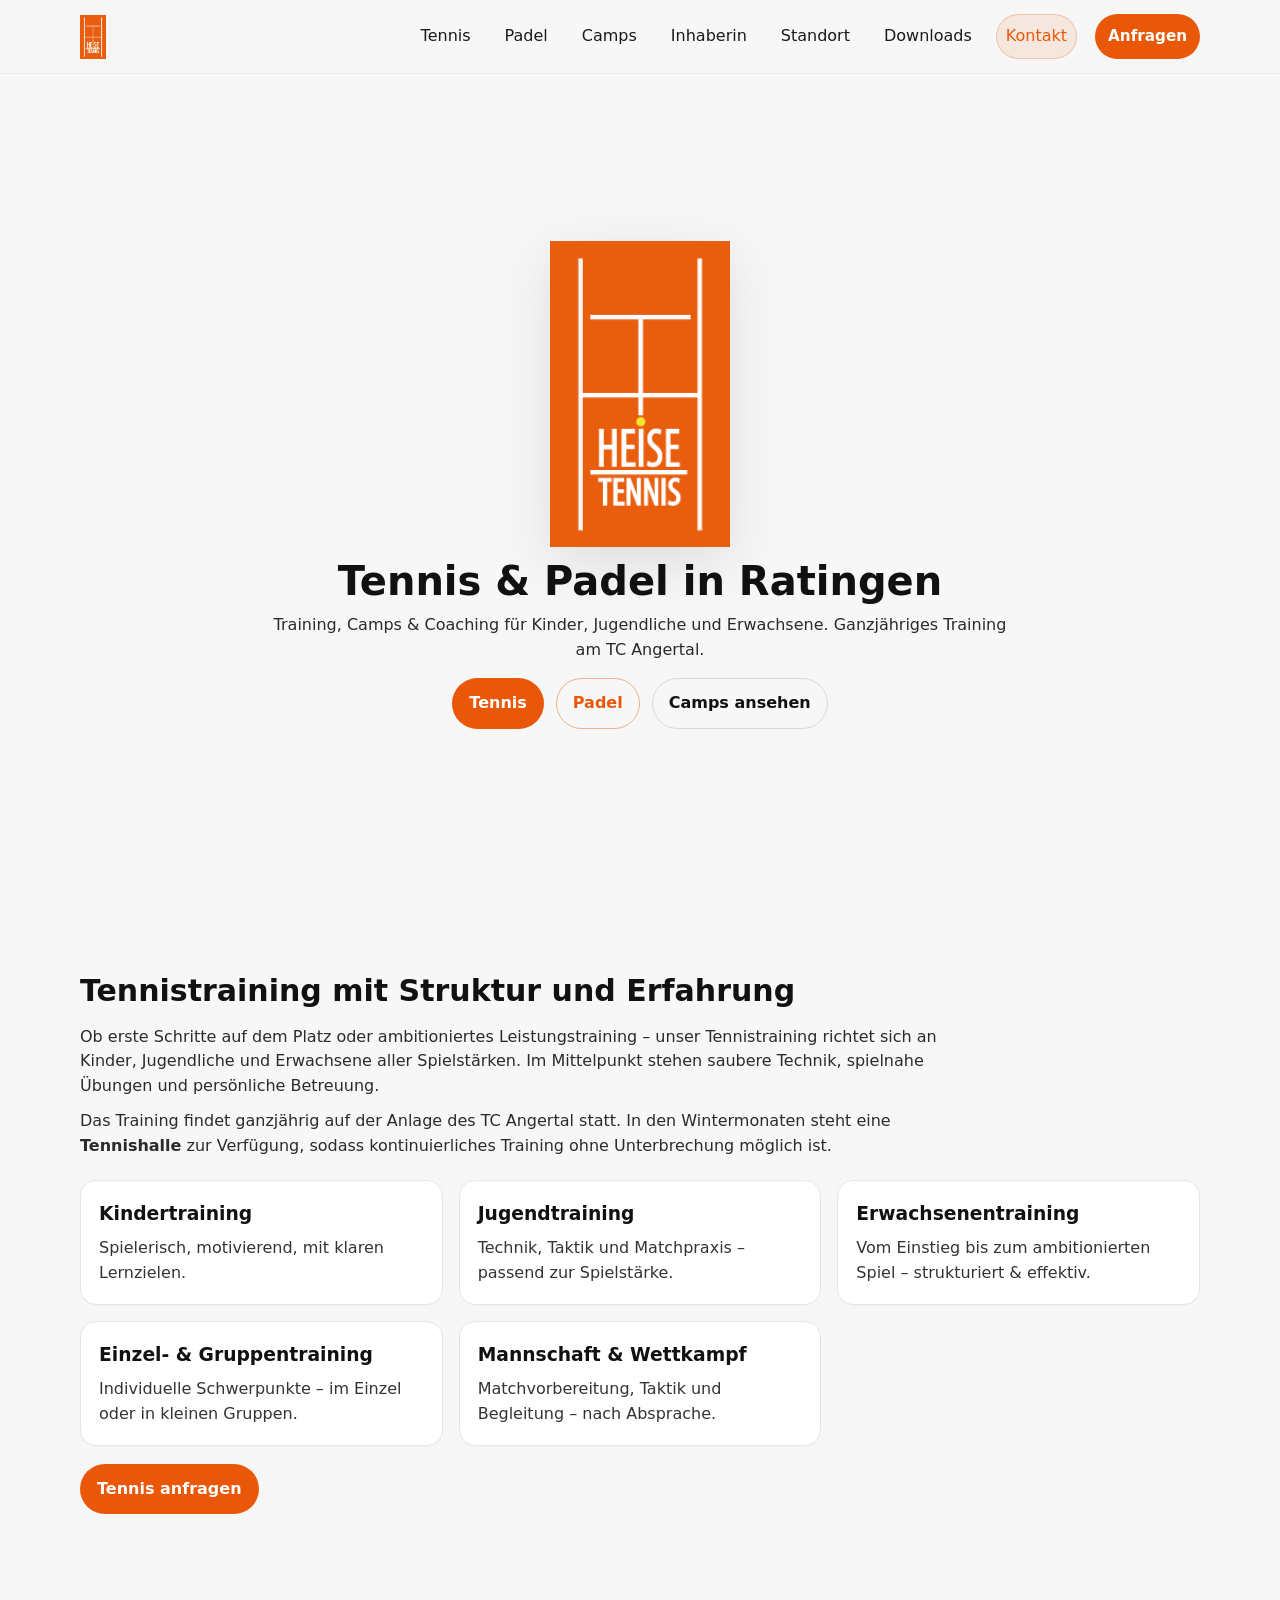
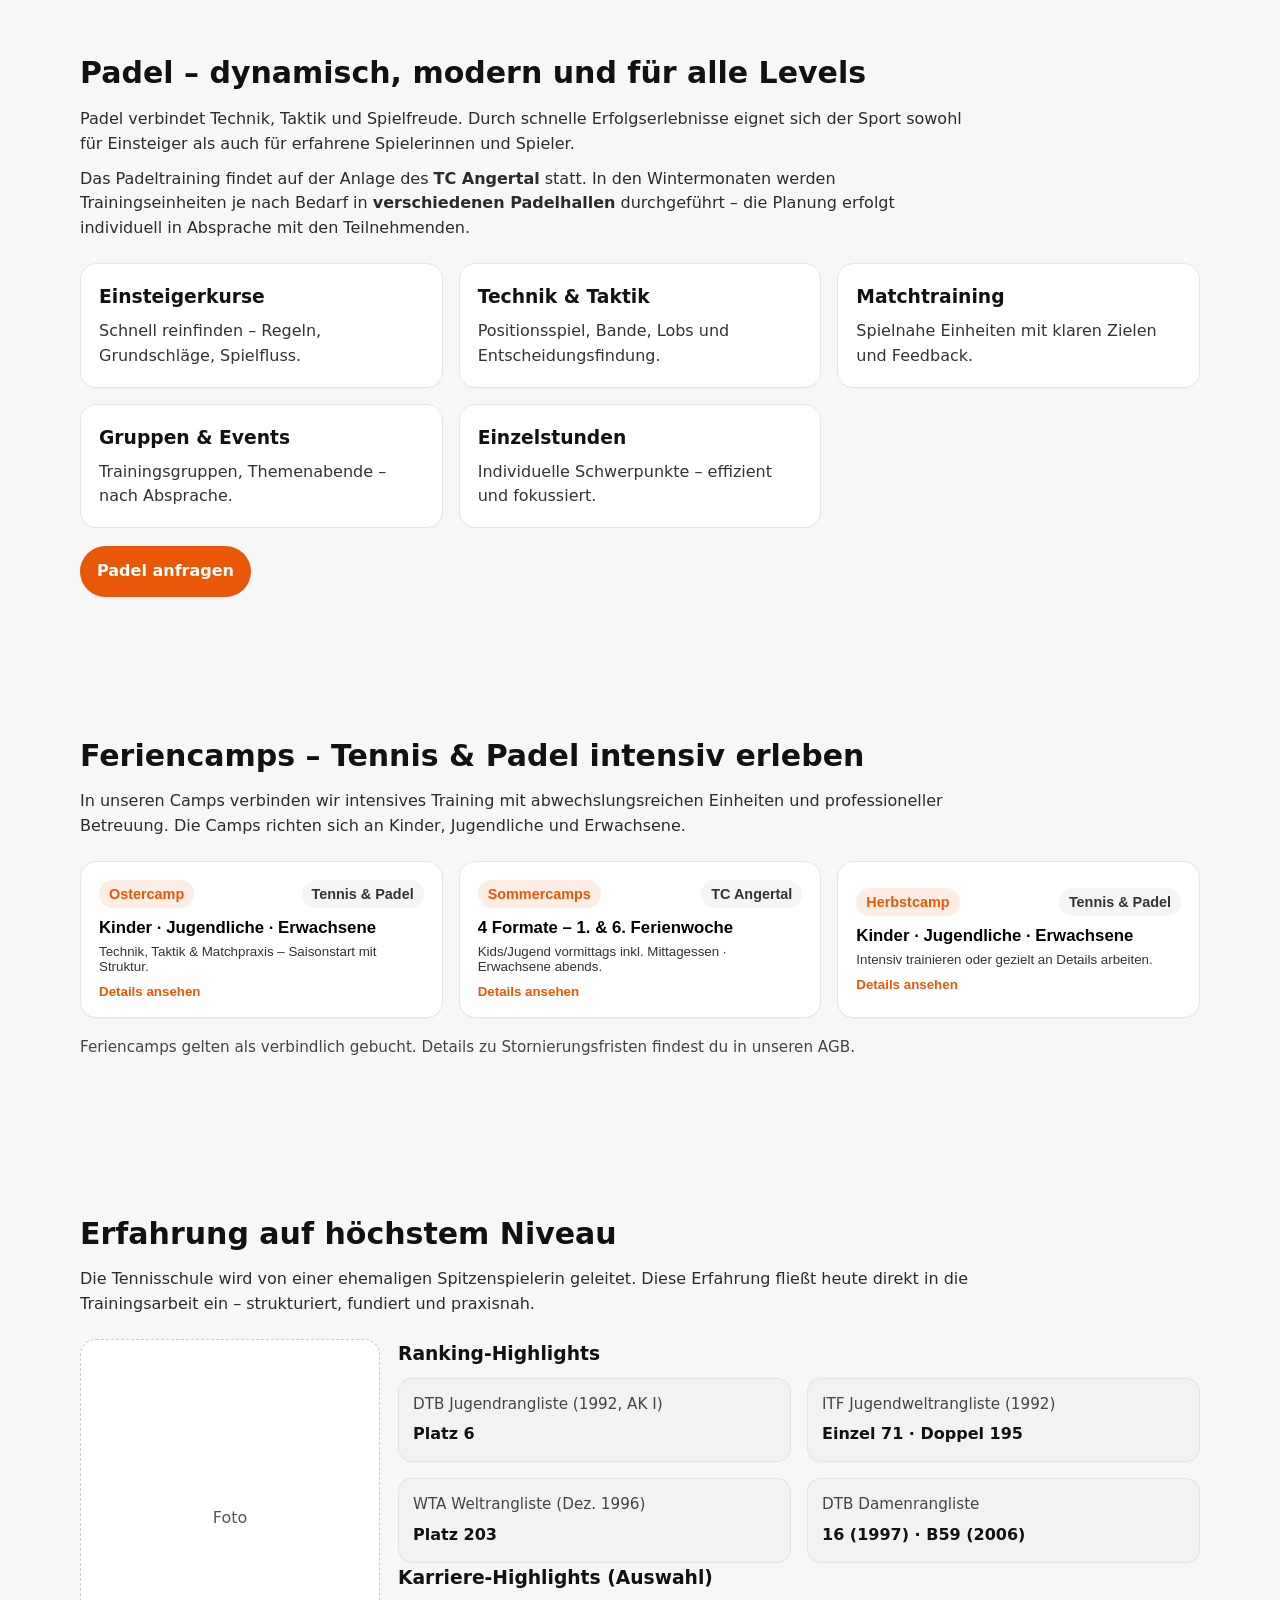
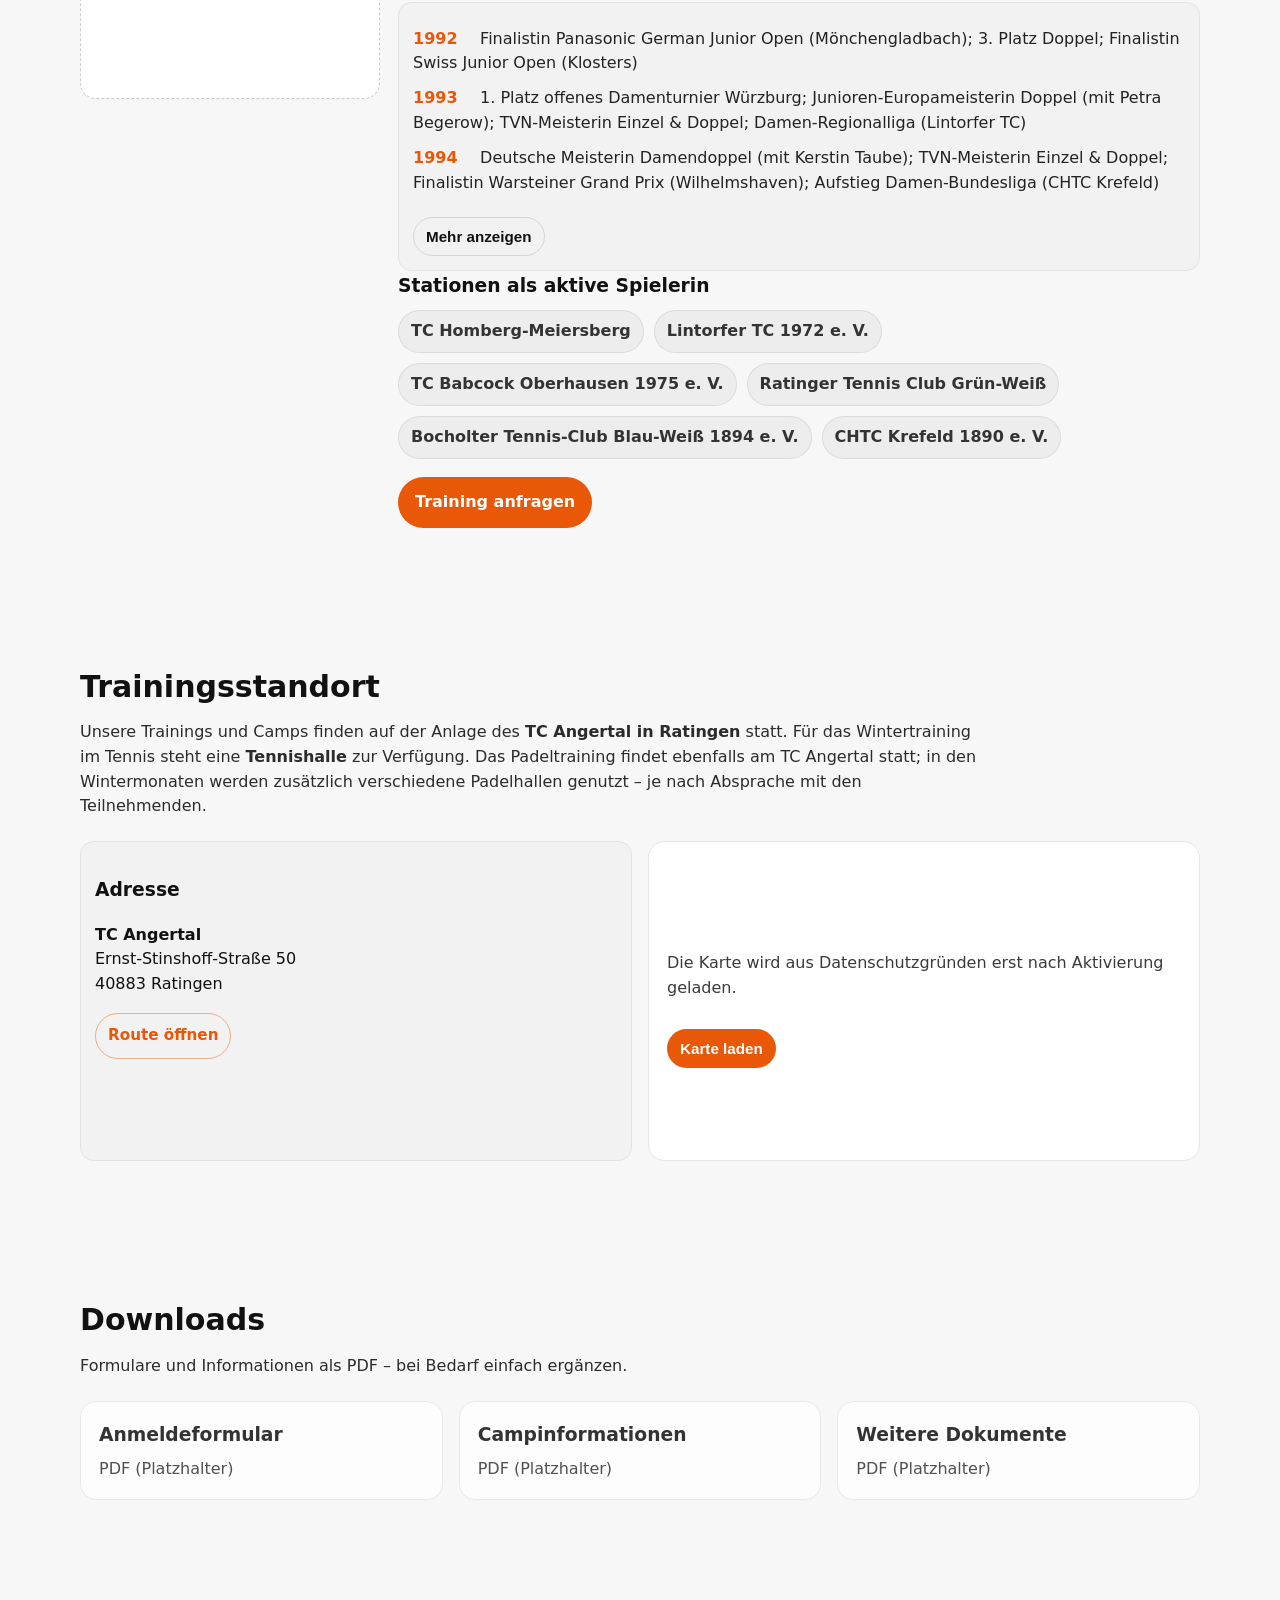
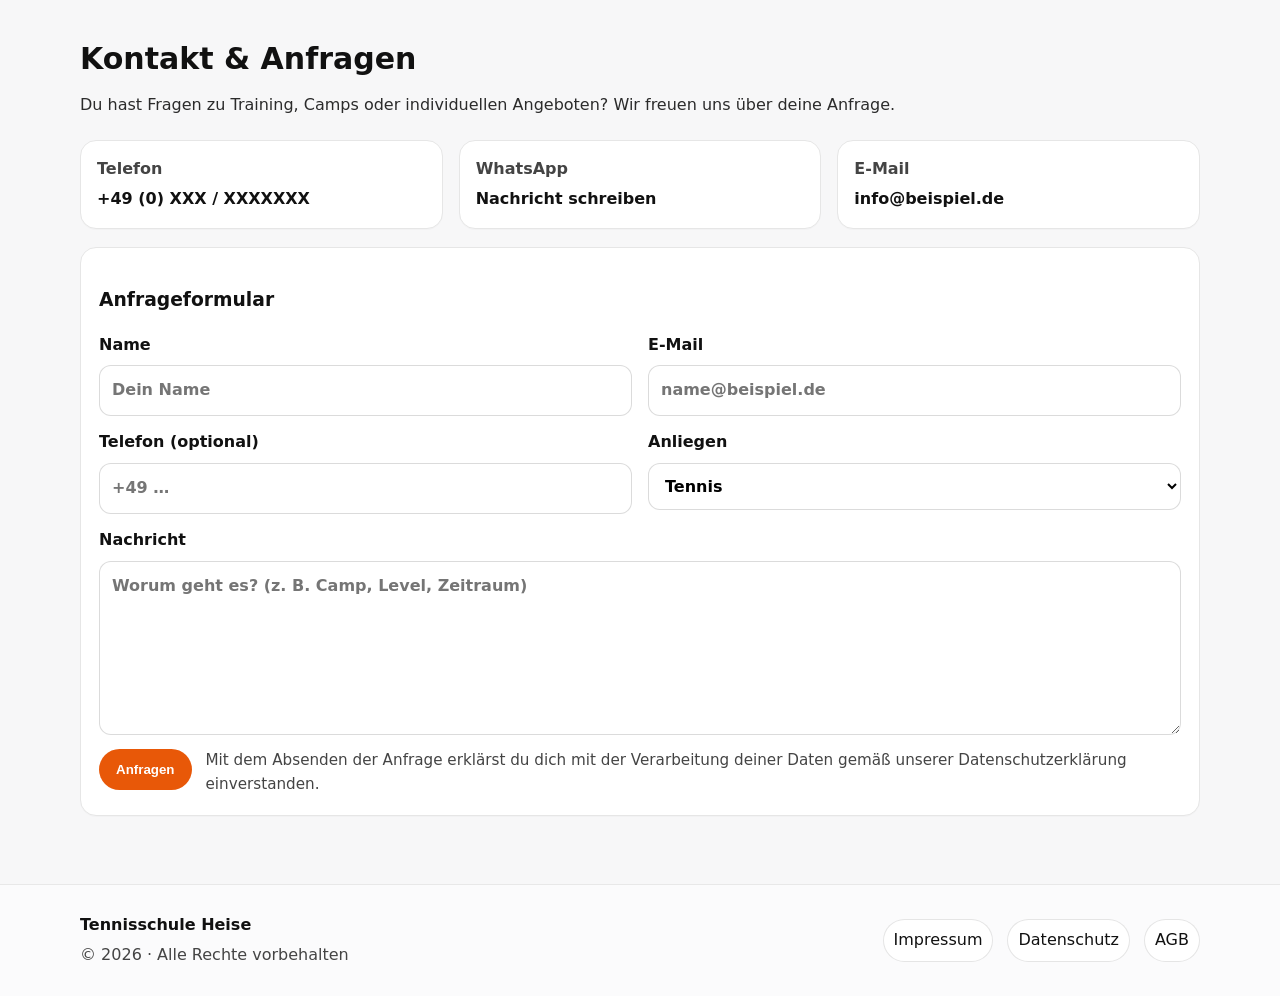
<file: index.html>
<!doctype html>
<html lang="de">
<head>
  <meta charset="utf-8" />
  <meta name="viewport" content="width=device-width, initial-scale=1" />
  <title>Tennisschule Heise | Tennis & Padel in Ratingen</title>
  <meta name="description" content="Tennis- & Padeltraining in Ratingen für Kinder, Jugendliche und Erwachsene. Feriencamps (Oster-, Sommer-, Herbstcamps) und ganzjähriges Training am TC Angertal." />
  <meta name="theme-color" content="#E85808" />
  <link rel="stylesheet" href="styles.css" />
</head>

<body>
  <a class="skip-link" href="#content">Zum Inhalt springen</a>

  <!-- Sticky Header -->
  <header class="site-header" id="top">
    <div class="container header-inner">
      <a class="brand" href="#top" aria-label="Zur Startseite">
        <img class="brand-logo" src="assets/logo.png" alt="Tennisschule Heise Logo" />
      </a>

      <nav class="nav" aria-label="Hauptnavigation">
        <button class="nav-toggle" aria-expanded="false" aria-controls="navList">
          Menü
        </button>

        <ul class="nav-list" id="navList">
          <li><a class="nav-link" href="#tennis" data-section="tennis">Tennis</a></li>
          <li><a class="nav-link" href="#padel" data-section="padel">Padel</a></li>
          <li><a class="nav-link" href="#camps" data-section="camps">Camps</a></li>
          <li><a class="nav-link" href="#inhaberin" data-section="inhaberin">Inhaberin</a></li>
          <li><a class="nav-link" href="#standort" data-section="standort">Standort</a></li>
          <li><a class="nav-link" href="#downloads" data-section="downloads">Downloads</a></li>
          <li><a class="nav-link" href="#kontakt" data-section="kontakt">Kontakt</a></li>
          <li class="nav-cta">
            <a class="btn btn-primary btn-sm" href="#kontakt">Anfragen</a>
          </li>
        </ul>
      </nav>
    </div>
  </header>

  <main id="content">
    <!-- HERO -->
    <section class="hero" aria-label="Start">
      <div class="container hero-inner">
        <img class="hero-logo" src="assets/logo.png" alt="Tennisschule Heise" />

        <h1 class="hero-title">Tennis &amp; Padel in Ratingen</h1>
        <p class="hero-subtitle">
          Training, Camps &amp; Coaching für Kinder, Jugendliche und Erwachsene.
          Ganzjähriges Training am TC Angertal.
        </p>

        <div class="hero-actions">
          <a class="btn btn-primary" href="#tennis">Tennis</a>
          <a class="btn btn-outline" href="#padel">Padel</a>
          <a class="btn btn-ghost" href="#camps">Camps ansehen</a>
        </div>
      </div>
    </section>

    <!-- TENNIS -->
    <section class="section" id="tennis">
      <div class="container">
        <div class="section-head">
          <h2>Tennistraining mit Struktur und Erfahrung</h2>
          <p>
            Ob erste Schritte auf dem Platz oder ambitioniertes Leistungstraining – unser Tennistraining richtet sich an
            Kinder, Jugendliche und Erwachsene aller Spielstärken. Im Mittelpunkt stehen saubere Technik, spielnahe
            Übungen und persönliche Betreuung.
          </p>
          <p>
            Das Training findet ganzjährig auf der Anlage des TC Angertal statt. In den Wintermonaten steht eine
            <strong>Tennishalle</strong> zur Verfügung, sodass kontinuierliches Training ohne Unterbrechung möglich ist.
          </p>
        </div>

        <div class="grid cards">
          <article class="card">
            <h3>Kindertraining</h3>
            <p>Spielerisch, motivierend, mit klaren Lernzielen.</p>
          </article>
          <article class="card">
            <h3>Jugendtraining</h3>
            <p>Technik, Taktik und Matchpraxis – passend zur Spielstärke.</p>
          </article>
          <article class="card">
            <h3>Erwachsenentraining</h3>
            <p>Vom Einstieg bis zum ambitionierten Spiel – strukturiert &amp; effektiv.</p>
          </article>
          <article class="card">
            <h3>Einzel- &amp; Gruppentraining</h3>
            <p>Individuelle Schwerpunkte – im Einzel oder in kleinen Gruppen.</p>
          </article>
          <article class="card">
            <h3>Mannschaft &amp; Wettkampf</h3>
            <p>Matchvorbereitung, Taktik und Begleitung – nach Absprache.</p>
          </article>
        </div>

        <div class="section-cta">
          <a class="btn btn-primary" href="#kontakt">Tennis anfragen</a>
        </div>
      </div>
    </section>

    <!-- PADEL -->
    <section class="section" id="padel">
      <div class="container">
        <div class="section-head">
          <h2>Padel – dynamisch, modern und für alle Levels</h2>
          <p>
            Padel verbindet Technik, Taktik und Spielfreude. Durch schnelle Erfolgserlebnisse eignet sich der Sport
            sowohl für Einsteiger als auch für erfahrene Spielerinnen und Spieler.
          </p>
          <p>
            Das Padeltraining findet auf der Anlage des <strong>TC Angertal</strong> statt. In den Wintermonaten werden
            Trainingseinheiten je nach Bedarf in <strong>verschiedenen Padelhallen</strong> durchgeführt – die Planung
            erfolgt individuell in Absprache mit den Teilnehmenden.
          </p>
        </div>

        <div class="grid cards">
          <article class="card">
            <h3>Einsteigerkurse</h3>
            <p>Schnell reinfinden – Regeln, Grundschläge, Spielfluss.</p>
          </article>
          <article class="card">
            <h3>Technik &amp; Taktik</h3>
            <p>Positionsspiel, Bande, Lobs und Entscheidungsfindung.</p>
          </article>
          <article class="card">
            <h3>Matchtraining</h3>
            <p>Spielnahe Einheiten mit klaren Zielen und Feedback.</p>
          </article>
          <article class="card">
            <h3>Gruppen &amp; Events</h3>
            <p>Trainingsgruppen, Themenabende – nach Absprache.</p>
          </article>
          <article class="card">
            <h3>Einzelstunden</h3>
            <p>Individuelle Schwerpunkte – effizient und fokussiert.</p>
          </article>
        </div>

        <div class="section-cta">
          <a class="btn btn-primary" href="#kontakt">Padel anfragen</a>
        </div>
      </div>
    </section>

    <!-- CAMPS -->
    <section class="section" id="camps">
      <div class="container">
        <div class="section-head">
          <h2>Feriencamps – Tennis &amp; Padel intensiv erleben</h2>
          <p>
            In unseren Camps verbinden wir intensives Training mit abwechslungsreichen Einheiten und professioneller
            Betreuung. Die Camps richten sich an Kinder, Jugendliche und Erwachsene.
          </p>
        </div>

        <div class="grid camp-grid">
          <button class="camp-card" type="button" data-camp="ostern" aria-expanded="false">
            <div class="camp-card-top">
              <span class="badge">Ostercamp</span>
              <span class="pill">Tennis &amp; Padel</span>
            </div>
            <h3>Kinder · Jugendliche · Erwachsene</h3>
            <p>Technik, Taktik &amp; Matchpraxis – Saisonstart mit Struktur.</p>
            <span class="camp-card-link">Details ansehen</span>
          </button>

          <button class="camp-card" type="button" data-camp="sommer" aria-expanded="false">
            <div class="camp-card-top">
              <span class="badge">Sommercamps</span>
              <span class="pill">TC Angertal</span>
            </div>
            <h3>4 Formate – 1. &amp; 6. Ferienwoche</h3>
            <p>Kids/Jugend vormittags inkl. Mittagessen · Erwachsene abends.</p>
            <span class="camp-card-link">Details ansehen</span>
          </button>

          <button class="camp-card" type="button" data-camp="herbst" aria-expanded="false">
            <div class="camp-card-top">
              <span class="badge">Herbstcamp</span>
              <span class="pill">Tennis &amp; Padel</span>
            </div>
            <h3>Kinder · Jugendliche · Erwachsene</h3>
            <p>Intensiv trainieren oder gezielt an Details arbeiten.</p>
            <span class="camp-card-link">Details ansehen</span>
          </button>
        </div>

        <div class="camp-details" id="campDetails" aria-live="polite">
          <article class="camp-panel" id="camp-ostern" hidden>
            <div class="camp-panel-head">
              <h3>Ostercamp</h3>
              <p class="muted">Tennis &amp; Padel · Kinder, Jugendliche &amp; Erwachsene</p>
            </div>

            <div class="grid two">
              <div class="info-box">
                <h4>Inhalte</h4>
                <ul>
                  <li>Strukturierte Trainingseinheiten</li>
                  <li>Technik &amp; Taktik</li>
                  <li>Matchpraxis</li>
                  <li>Betreuung durch erfahrene Trainer</li>
                </ul>
              </div>
              <div class="info-box">
                <h4>Ort &amp; Unterkunft</h4>
                <ul>
                  <li>Club oder Mallorca (je nach Termin)</li>
                  <li>Unterkunft: i. d. R. Stammhotel</li>
                  <li><strong>Hinweis:</strong> Ostern 2027 Ausweichhotel (Renovierung) – Details auf Anfrage</li>
                </ul>
              </div>
            </div>

            <div class="price-row">
              <div class="price-box">
                <h4>Kosten</h4>
                <p class="muted">Training und Unterkunft werden getrennt ausgewiesen (je nach Campformat).</p>
              </div>
              <a class="btn btn-primary" href="#kontakt">Ostercamp anfragen</a>
            </div>
          </article>

          <article class="camp-panel" id="camp-sommer" hidden>
            <div class="camp-panel-head">
              <h3>Sommercamps</h3>
              <p class="muted">
                Ort: <strong>TC Angertal</strong>, Ernst-Stinshoff-Straße 50, 40883 Ratingen
              </p>
            </div>

            <div class="grid summer-grid">
              <div class="subcard">
                <h4>Kinder &amp; Jugendcamp · 1. Ferienwoche</h4>
                <p class="muted"><strong>09:00–14:00</strong> · inkl. Mittagessen</p>
                <ul>
                  <li>Techniktraining</li>
                  <li>Koordination &amp; Athletik</li>
                  <li>Matchpraxis</li>
                  <li>Betreuung während der gesamten Campzeit</li>
                </ul>
                <a class="btn btn-outline btn-sm" href="#kontakt">Anfragen</a>
              </div>

              <div class="subcard">
                <h4>Kinder &amp; Jugendcamp · 6. Ferienwoche</h4>
                <p class="muted"><strong>09:00–14:00</strong> · inkl. Mittagessen</p>
                <ul>
                  <li>Techniktraining</li>
                  <li>Koordination &amp; Athletik</li>
                  <li>Matchpraxis</li>
                  <li>Betreuung während der gesamten Campzeit</li>
                </ul>
                <a class="btn btn-outline btn-sm" href="#kontakt">Anfragen</a>
              </div>

              <div class="subcard">
                <h4>Erwachsenencamp · 1. Ferienwoche</h4>
                <p class="muted"><strong>17:30–20:00</strong></p>
                <ul>
                  <li>Technik &amp; Taktik</li>
                  <li>Matchplay</li>
                  <li>Individuelle Schwerpunkte je Gruppe</li>
                </ul>
                <a class="btn btn-outline btn-sm" href="#kontakt">Anfragen</a>
              </div>

              <div class="subcard">
                <h4>Erwachsenencamp · 6. Ferienwoche</h4>
                <p class="muted"><strong>17:30–20:00</strong></p>
                <ul>
                  <li>Technik &amp; Taktik</li>
                  <li>Matchplay</li>
                  <li>Individuelle Schwerpunkte je Gruppe</li>
                </ul>
                <a class="btn btn-outline btn-sm" href="#kontakt">Anfragen</a>
              </div>
            </div>

            <div class="price-row">
              <div class="price-box">
                <h4>Kosten</h4>
                <p class="muted">Preise und Details (z. B. Gruppengrößen, Inhalte) teilen wir gerne auf Anfrage mit.</p>
              </div>
              <a class="btn btn-primary" href="#kontakt">Sommercamp anfragen</a>
            </div>
          </article>

          <article class="camp-panel" id="camp-herbst" hidden>
            <div class="camp-panel-head">
              <h3>Herbstcamp</h3>
              <p class="muted">Tennis &amp; Padel · Kinder, Jugendliche &amp; Erwachsene</p>
            </div>

            <div class="grid two">
              <div class="info-box">
                <h4>Inhalte</h4>
                <ul>
                  <li>Technik, Taktik &amp; Matchpraxis</li>
                  <li>Individuelle Schwerpunkte je Gruppe</li>
                  <li>Professionelle Betreuung</li>
                </ul>
              </div>
              <div class="info-box">
                <h4>Ort</h4>
                <ul>
                  <li>Club oder Mallorca (je nach Termin)</li>
                  <li>Details &amp; Format auf Anfrage</li>
                </ul>
              </div>
            </div>

            <div class="price-row">
              <div class="price-box">
                <h4>Kosten</h4>
                <p class="muted">Je nach Campformat – wir senden dir gerne alle Informationen zu.</p>
              </div>
              <a class="btn btn-primary" href="#kontakt">Herbstcamp anfragen</a>
            </div>
          </article>
        </div>

        <p class="fineprint">
          Feriencamps gelten als verbindlich gebucht. Details zu Stornierungsfristen findest du in unseren
          <a href="agb.html">AGB</a>.
        </p>
      </div>
    </section>

    <!-- INHABERIN -->
    <section class="section" id="inhaberin">
      <div class="container">
        <div class="section-head">
          <h2>Erfahrung auf höchstem Niveau</h2>
          <p>
            Die Tennisschule wird von einer ehemaligen Spitzenspielerin geleitet. Diese Erfahrung fließt heute direkt in
            die Trainingsarbeit ein – strukturiert, fundiert und praxisnah.
          </p>
        </div>

        <div class="profile">
          <div class="profile-photo" aria-label="Foto Platzhalter">
            <span>Foto</span>
          </div>

          <div class="profile-content">
            <h3>Ranking-Highlights</h3>
            <div class="grid stats">
              <div class="stat">
                <div class="stat-label">DTB Jugendrangliste (1992, AK I)</div>
                <div class="stat-value">Platz 6</div>
              </div>
              <div class="stat">
                <div class="stat-label">ITF Jugendweltrangliste (1992)</div>
                <div class="stat-value">Einzel 71 · Doppel 195</div>
              </div>
              <div class="stat">
                <div class="stat-label">WTA Weltrangliste (Dez. 1996)</div>
                <div class="stat-value">Platz 203</div>
              </div>
              <div class="stat">
                <div class="stat-label">DTB Damenrangliste</div>
                <div class="stat-value">16 (1997) · B59 (2006)</div>
              </div>
            </div>

            <h3 class="mt-lg">Karriere-Highlights (Auswahl)</h3>
            <div class="timeline">
              <div class="tl-item"><span class="tl-year">1992</span> Finalistin Panasonic German Junior Open (Mönchengladbach); 3. Platz Doppel; Finalistin Swiss Junior Open (Klosters)</div>
              <div class="tl-item"><span class="tl-year">1993</span> 1. Platz offenes Damenturnier Würzburg; Junioren-Europameisterin Doppel (mit Petra Begerow); TVN-Meisterin Einzel &amp; Doppel; Damen-Regionalliga (Lintorfer TC)</div>
              <div class="tl-item"><span class="tl-year">1994</span> Deutsche Meisterin Damendoppel (mit Kerstin Taube); TVN-Meisterin Einzel &amp; Doppel; Finalistin Warsteiner Grand Prix (Wilhelmshaven); Aufstieg Damen-Bundesliga (CHTC Krefeld)</div>

              <div class="timeline-more" id="timelineMore" hidden>
                <div class="tl-item"><span class="tl-year">1995</span> TVN-Meisterin Einzel &amp; Doppel; Damen-Bundesliga (CHTC Krefeld)</div>
                <div class="tl-item"><span class="tl-year">1996</span> TVN-Meisterin Dameneinzel; Damen-Bundesliga (CHTC Krefeld); Siege u. a. gegen Petra Begerow (WTA 51, DTB 3) und Silke Meier (WTA 171, DTB 9)</div>
                <div class="tl-item"><span class="tl-year">1997</span> Aufstieg Damen-Bundesliga (TC Babcock Oberhausen)</div>
                <div class="tl-item"><span class="tl-year">1998</span> Bundesligaaufstieg (Bocholter TC Blau-Weiß)</div>
                <div class="tl-item"><span class="tl-year">1999</span> Bundesliga (Bocholter TC Blau-Weiß)</div>
                <div class="tl-item"><span class="tl-year">2000</span> Bundesliga (Bocholter TC Blau-Weiß)</div>
                <div class="tl-item"><span class="tl-year">2001</span> 2. Bundesliga (Lintorfer TC)</div>
                <div class="tl-item"><span class="tl-year">2002</span> 2. Bundesliga (Lintorfer TC); Finale US$ 10.000 Weltranglistenturnier Barcelona</div>
                <div class="tl-item"><span class="tl-year">2003</span> Aufstieg 1. Bundesliga (Lintorfer TC)</div>
                <div class="tl-item"><span class="tl-year">2004</span> Aufstiegsrunde 2. Bundesliga (Ratinger TC Grün-Weiß)</div>
                <div class="tl-item"><span class="tl-year">2005</span> 1. Bundesliga Kader (Lintorfer TC)</div>
              </div>

              <button class="btn btn-ghost btn-sm mt-md" type="button" id="toggleTimeline">
                Mehr anzeigen
              </button>
            </div>

            <h3 class="mt-lg">Stationen als aktive Spielerin</h3>
            <div class="chips">
              <span class="chip">TC Homberg-Meiersberg</span>
              <span class="chip">Lintorfer TC 1972 e. V.</span>
              <span class="chip">TC Babcock Oberhausen 1975 e. V.</span>
              <span class="chip">Ratinger Tennis Club Grün-Weiß</span>
              <span class="chip">Bocholter Tennis-Club Blau-Weiß 1894 e. V.</span>
              <span class="chip">CHTC Krefeld 1890 e. V.</span>
            </div>

            <div class="section-cta">
              <a class="btn btn-primary" href="#kontakt">Training anfragen</a>
            </div>
          </div>
        </div>
      </div>
    </section>

    <!-- STANDORT -->
    <section class="section" id="standort">
      <div class="container">
        <div class="section-head">
          <h2>Trainingsstandort</h2>
          <p>
            Unsere Trainings und Camps finden auf der Anlage des <strong>TC Angertal in Ratingen</strong> statt.
            Für das Wintertraining im Tennis steht eine <strong>Tennishalle</strong> zur Verfügung.
            Das Padeltraining findet ebenfalls am TC Angertal statt; in den Wintermonaten werden zusätzlich
            verschiedene Padelhallen genutzt – je nach Absprache mit den Teilnehmenden.
          </p>
        </div>

        <div class="grid two">
          <div class="info-box">
            <h3>Adresse</h3>
            <p>
              <strong>TC Angertal</strong><br />
              Ernst-Stinshoff-Straße 50<br />
              40883 Ratingen
            </p>
            <div class="btn-row">
              <a class="btn btn-outline btn-sm" href="https://www.google.com/maps?q=TC%20Angertal%20Ernst-Stinshoff-Stra%C3%9Fe%2050%2040883%20Ratingen" target="_blank" rel="noopener">
                Route öffnen
              </a>
            </div>
          </div>

          <div class="map-box" aria-label="Karte">
            <div class="map-placeholder" id="mapPlaceholder">
              <p class="muted">
                Die Karte wird aus Datenschutzgründen erst nach Aktivierung geladen.
              </p>
              <button class="btn btn-primary btn-sm" type="button" id="loadMapBtn">
                Karte laden
              </button>
            </div>

            <div class="map-embed" id="mapEmbed" hidden></div>
          </div>
        </div>
      </div>
    </section>

    <!-- DOWNLOADS -->
    <section class="section" id="downloads">
      <div class="container">
        <div class="section-head">
          <h2>Downloads</h2>
          <p>Formulare und Informationen als PDF – bei Bedarf einfach ergänzen.</p>
        </div>

        <div class="grid cards">
          <a class="card link-card" href="#" aria-disabled="true">
            <h3>Anmeldeformular</h3>
            <p class="muted">PDF (Platzhalter)</p>
          </a>
          <a class="card link-card" href="#" aria-disabled="true">
            <h3>Campinformationen</h3>
            <p class="muted">PDF (Platzhalter)</p>
          </a>
          <a class="card link-card" href="#" aria-disabled="true">
            <h3>Weitere Dokumente</h3>
            <p class="muted">PDF (Platzhalter)</p>
          </a>
        </div>
      </div>
    </section>

    <!-- KONTAKT -->
    <section class="section" id="kontakt">
      <div class="container">
        <div class="section-head">
          <h2>Kontakt &amp; Anfragen</h2>
          <p>Du hast Fragen zu Training, Camps oder individuellen Angeboten? Wir freuen uns über deine Anfrage.</p>
        </div>

        <div class="grid contact-grid">
          <a class="contact-card" href="tel:+490000000000">
            <div class="contact-title">Telefon</div>
            <div class="contact-value">+49 (0) XXX / XXXXXXX</div>
          </a>
          <a class="contact-card" href="https://wa.me/490000000000" target="_blank" rel="noopener">
            <div class="contact-title">WhatsApp</div>
            <div class="contact-value">Nachricht schreiben</div>
          </a>
          <a class="contact-card" href="mailto:info@beispiel.de">
            <div class="contact-title">E-Mail</div>
            <div class="contact-value">info@beispiel.de</div>
          </a>
        </div>

        <div class="form-wrap">
          <h3>Anfrageformular</h3>

          <form class="form" action="#" method="post">
            <div class="grid two">
              <label>
                Name
                <input type="text" name="name" autocomplete="name" placeholder="Dein Name" />
              </label>
              <label>
                E-Mail
                <input type="email" name="email" autocomplete="email" placeholder="name@beispiel.de" />
              </label>
            </div>

            <div class="grid two">
              <label>
                Telefon (optional)
                <input type="tel" name="phone" autocomplete="tel" placeholder="+49 …" />
              </label>
              <label>
                Anliegen
                <select name="topic">
                  <option value="tennis">Tennis</option>
                  <option value="padel">Padel</option>
                  <option value="camp">Camp</option>
                  <option value="sonstiges">Sonstiges</option>
                </select>
              </label>
            </div>

            <label>
              Nachricht
              <textarea name="message" rows="6" placeholder="Worum geht es? (z. B. Camp, Level, Zeitraum)"></textarea>
            </label>

            <div class="form-footer">
              <button class="btn btn-primary" type="submit">Anfragen</button>
              <p class="fineprint">
                Mit dem Absenden der Anfrage erklärst du dich mit der Verarbeitung deiner Daten gemäß unserer
                <a href="datenschutz.html">Datenschutzerklärung</a> einverstanden.
              </p>
            </div>
          </form>
        </div>
      </div>
    </section>

    <!-- FOOTER -->
    <footer class="footer">
      <div class="container footer-inner">
        <div class="footer-left">
          <div class="footer-brand">Tennisschule Heise</div>
          <div class="footer-note">© <span id="year"></span> · Alle Rechte vorbehalten</div>
        </div>

        <div class="footer-links">
          <a href="impressum.html">Impressum</a>
          <a href="datenschutz.html">Datenschutz</a>
          <a href="agb.html">AGB</a>
        </div>
      </div>
    </footer>
  </main>

  <script src="script.js"></script>
</body>
</html>
</file>
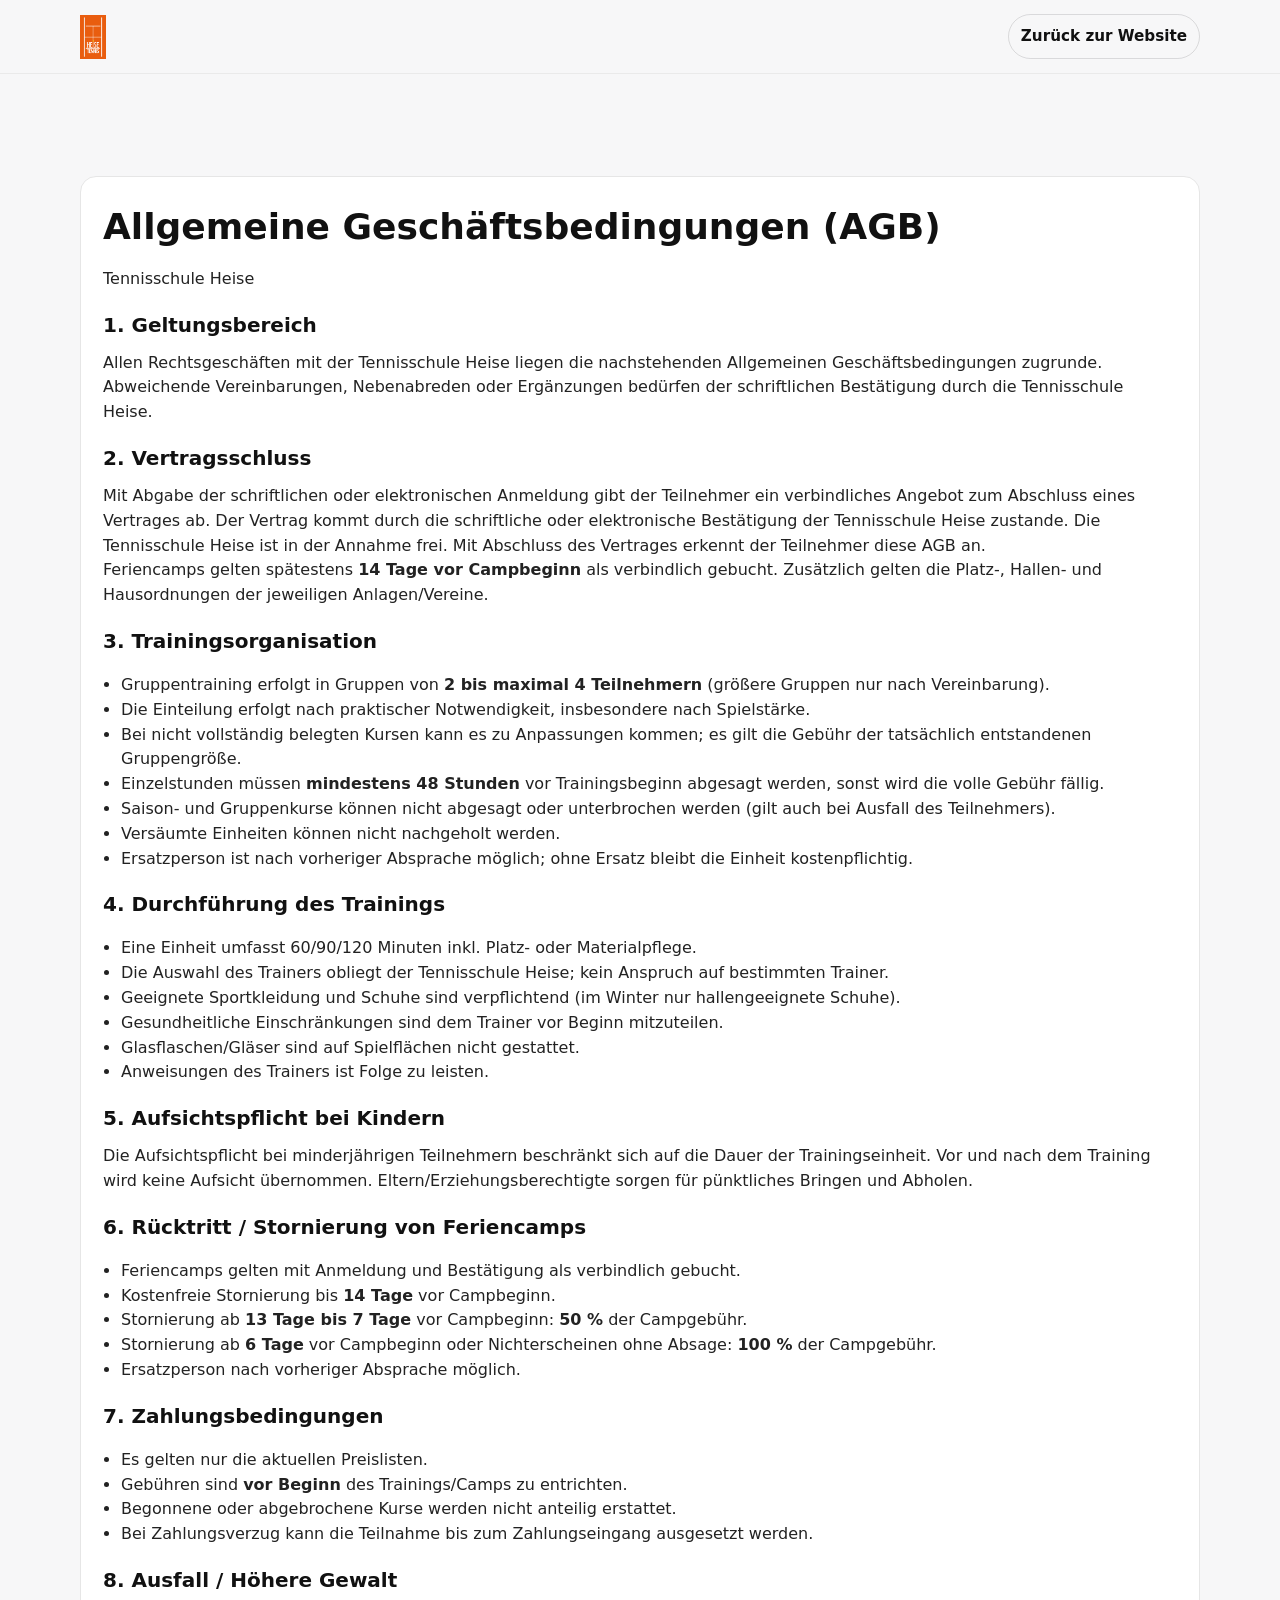
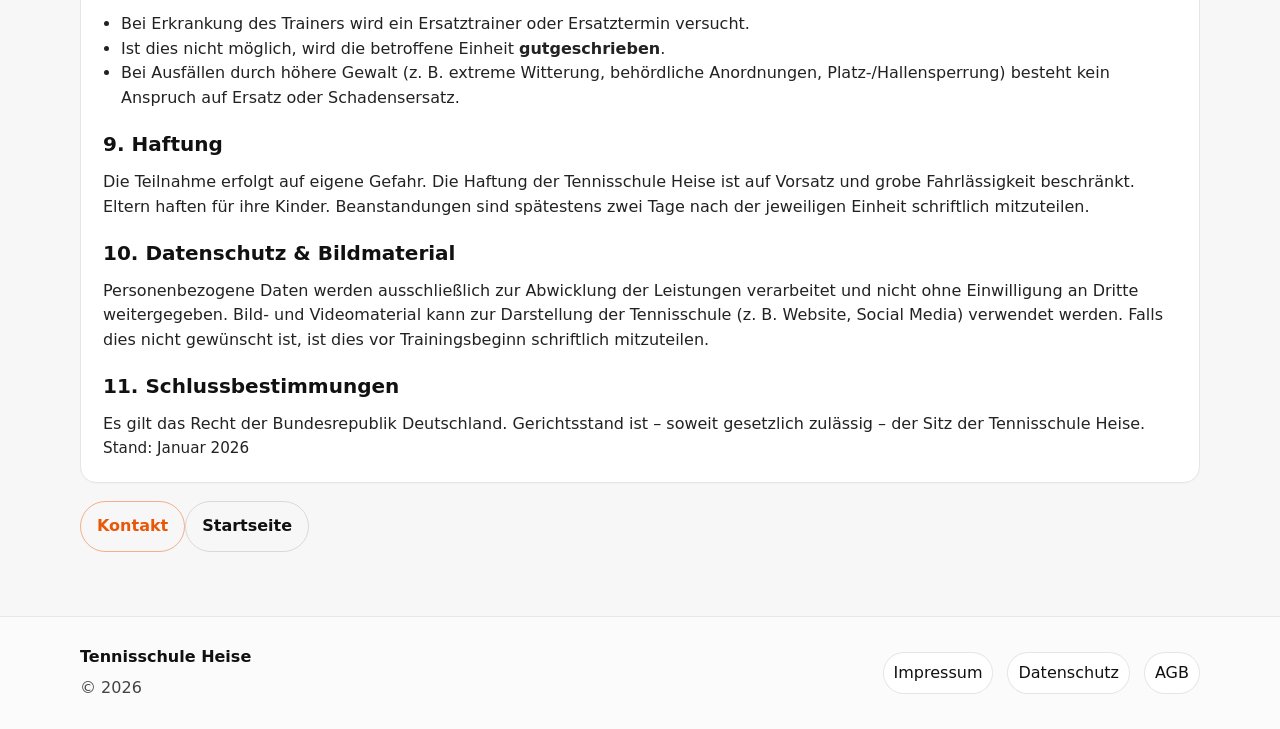
<file: agb.html>
<!doctype html>
<html lang="de">
<head>
  <meta charset="utf-8" />
  <meta name="viewport" content="width=device-width, initial-scale=1" />
  <title>AGB | Tennisschule Heise</title>
  <meta name="description" content="Allgemeine Geschäftsbedingungen der Tennisschule Heise" />
  <link rel="stylesheet" href="styles.css" />
</head>
<body>
  <header class="site-header" id="top">
    <div class="container header-inner">
      <a class="brand" href="index.html" aria-label="Zur Startseite">
        <img class="brand-logo" src="assets/logo.png" alt="Tennisschule Heise Logo" />
      </a>
      <nav class="nav" aria-label="Navigation">
        <a class="btn btn-ghost btn-sm" href="index.html">Zurück zur Website</a>
      </nav>
    </div>
  </header>

  <main class="legal">
    <div class="container">
      <article class="card">
        <h1>Allgemeine Geschäftsbedingungen (AGB)</h1>
        <p class="muted">Tennisschule Heise</p>

        <h2>1. Geltungsbereich</h2>
        <p>
          Allen Rechtsgeschäften mit der Tennisschule Heise liegen die nachstehenden Allgemeinen Geschäftsbedingungen zugrunde.
          Abweichende Vereinbarungen, Nebenabreden oder Ergänzungen bedürfen der schriftlichen Bestätigung durch die Tennisschule Heise.
        </p>

        <h2>2. Vertragsschluss</h2>
        <p>
          Mit Abgabe der schriftlichen oder elektronischen Anmeldung gibt der Teilnehmer ein verbindliches Angebot zum Abschluss eines Vertrages ab.
          Der Vertrag kommt durch die schriftliche oder elektronische Bestätigung der Tennisschule Heise zustande. Die Tennisschule Heise ist in der Annahme frei.
          Mit Abschluss des Vertrages erkennt der Teilnehmer diese AGB an.
        </p>
        <p>
          Feriencamps gelten spätestens <strong>14 Tage vor Campbeginn</strong> als verbindlich gebucht.
          Zusätzlich gelten die Platz-, Hallen- und Hausordnungen der jeweiligen Anlagen/Vereine.
        </p>

        <h2>3. Trainingsorganisation</h2>
        <ul>
          <li>Gruppentraining erfolgt in Gruppen von <strong>2 bis maximal 4 Teilnehmern</strong> (größere Gruppen nur nach Vereinbarung).</li>
          <li>Die Einteilung erfolgt nach praktischer Notwendigkeit, insbesondere nach Spielstärke.</li>
          <li>Bei nicht vollständig belegten Kursen kann es zu Anpassungen kommen; es gilt die Gebühr der tatsächlich entstandenen Gruppengröße.</li>
          <li>Einzelstunden müssen <strong>mindestens 48 Stunden</strong> vor Trainingsbeginn abgesagt werden, sonst wird die volle Gebühr fällig.</li>
          <li>Saison- und Gruppenkurse können nicht abgesagt oder unterbrochen werden (gilt auch bei Ausfall des Teilnehmers).</li>
          <li>Versäumte Einheiten können nicht nachgeholt werden.</li>
          <li>Ersatzperson ist nach vorheriger Absprache möglich; ohne Ersatz bleibt die Einheit kostenpflichtig.</li>
        </ul>

        <h2>4. Durchführung des Trainings</h2>
        <ul>
          <li>Eine Einheit umfasst 60/90/120 Minuten inkl. Platz- oder Materialpflege.</li>
          <li>Die Auswahl des Trainers obliegt der Tennisschule Heise; kein Anspruch auf bestimmten Trainer.</li>
          <li>Geeignete Sportkleidung und Schuhe sind verpflichtend (im Winter nur hallengeeignete Schuhe).</li>
          <li>Gesundheitliche Einschränkungen sind dem Trainer vor Beginn mitzuteilen.</li>
          <li>Glasflaschen/Gläser sind auf Spielflächen nicht gestattet.</li>
          <li>Anweisungen des Trainers ist Folge zu leisten.</li>
        </ul>

        <h2>5. Aufsichtspflicht bei Kindern</h2>
        <p>
          Die Aufsichtspflicht bei minderjährigen Teilnehmern beschränkt sich auf die Dauer der Trainingseinheit.
          Vor und nach dem Training wird keine Aufsicht übernommen. Eltern/Erziehungsberechtigte sorgen für pünktliches Bringen und Abholen.
        </p>

        <h2>6. Rücktritt / Stornierung von Feriencamps</h2>
        <ul>
          <li>Feriencamps gelten mit Anmeldung und Bestätigung als verbindlich gebucht.</li>
          <li>Kostenfreie Stornierung bis <strong>14 Tage</strong> vor Campbeginn.</li>
          <li>Stornierung ab <strong>13 Tage bis 7 Tage</strong> vor Campbeginn: <strong>50 %</strong> der Campgebühr.</li>
          <li>Stornierung ab <strong>6 Tage</strong> vor Campbeginn oder Nichterscheinen ohne Absage: <strong>100 %</strong> der Campgebühr.</li>
          <li>Ersatzperson nach vorheriger Absprache möglich.</li>
        </ul>

        <h2>7. Zahlungsbedingungen</h2>
        <ul>
          <li>Es gelten nur die aktuellen Preislisten.</li>
          <li>Gebühren sind <strong>vor Beginn</strong> des Trainings/Camps zu entrichten.</li>
          <li>Begonnene oder abgebrochene Kurse werden nicht anteilig erstattet.</li>
          <li>Bei Zahlungsverzug kann die Teilnahme bis zum Zahlungseingang ausgesetzt werden.</li>
        </ul>

        <h2>8. Ausfall / Höhere Gewalt</h2>
        <ul>
          <li>Bei Erkrankung des Trainers wird ein Ersatztrainer oder Ersatztermin versucht.</li>
          <li>Ist dies nicht möglich, wird die betroffene Einheit <strong>gutgeschrieben</strong>.</li>
          <li>Bei Ausfällen durch höhere Gewalt (z. B. extreme Witterung, behördliche Anordnungen, Platz-/Hallensperrung) besteht kein Anspruch auf Ersatz oder Schadensersatz.</li>
        </ul>

        <h2>9. Haftung</h2>
        <p>
          Die Teilnahme erfolgt auf eigene Gefahr. Die Haftung der Tennisschule Heise ist auf Vorsatz und grobe Fahrlässigkeit beschränkt.
          Eltern haften für ihre Kinder. Beanstandungen sind spätestens zwei Tage nach der jeweiligen Einheit schriftlich mitzuteilen.
        </p>

        <h2>10. Datenschutz &amp; Bildmaterial</h2>
        <p>
          Personenbezogene Daten werden ausschließlich zur Abwicklung der Leistungen verarbeitet und nicht ohne Einwilligung an Dritte weitergegeben.
          Bild- und Videomaterial kann zur Darstellung der Tennisschule (z. B. Website, Social Media) verwendet werden. Falls dies nicht gewünscht ist,
          ist dies vor Trainingsbeginn schriftlich mitzuteilen.
        </p>

        <h2>11. Schlussbestimmungen</h2>
        <p>
          Es gilt das Recht der Bundesrepublik Deutschland. Gerichtsstand ist – soweit gesetzlich zulässig – der Sitz der Tennisschule Heise.
        </p>

        <p class="fineprint">Stand: Januar 2026</p>
      </article>

      <div class="section-cta">
        <a class="btn btn-outline" href="index.html#kontakt">Kontakt</a>
        <a class="btn btn-ghost" href="index.html">Startseite</a>
      </div>
    </div>
  </main>

  <footer class="footer">
    <div class="container footer-inner">
      <div class="footer-left">
        <div class="footer-brand">Tennisschule Heise</div>
        <div class="footer-note">© <span id="year"></span></div>
      </div>
      <div class="footer-links">
        <a href="impressum.html">Impressum</a>
        <a href="datenschutz.html">Datenschutz</a>
        <a href="agb.html">AGB</a>
      </div>
    </div>
  </footer>

  <script>
    document.getElementById("year").textContent = new Date().getFullYear();
  </script>
</body>
</html>
</file>
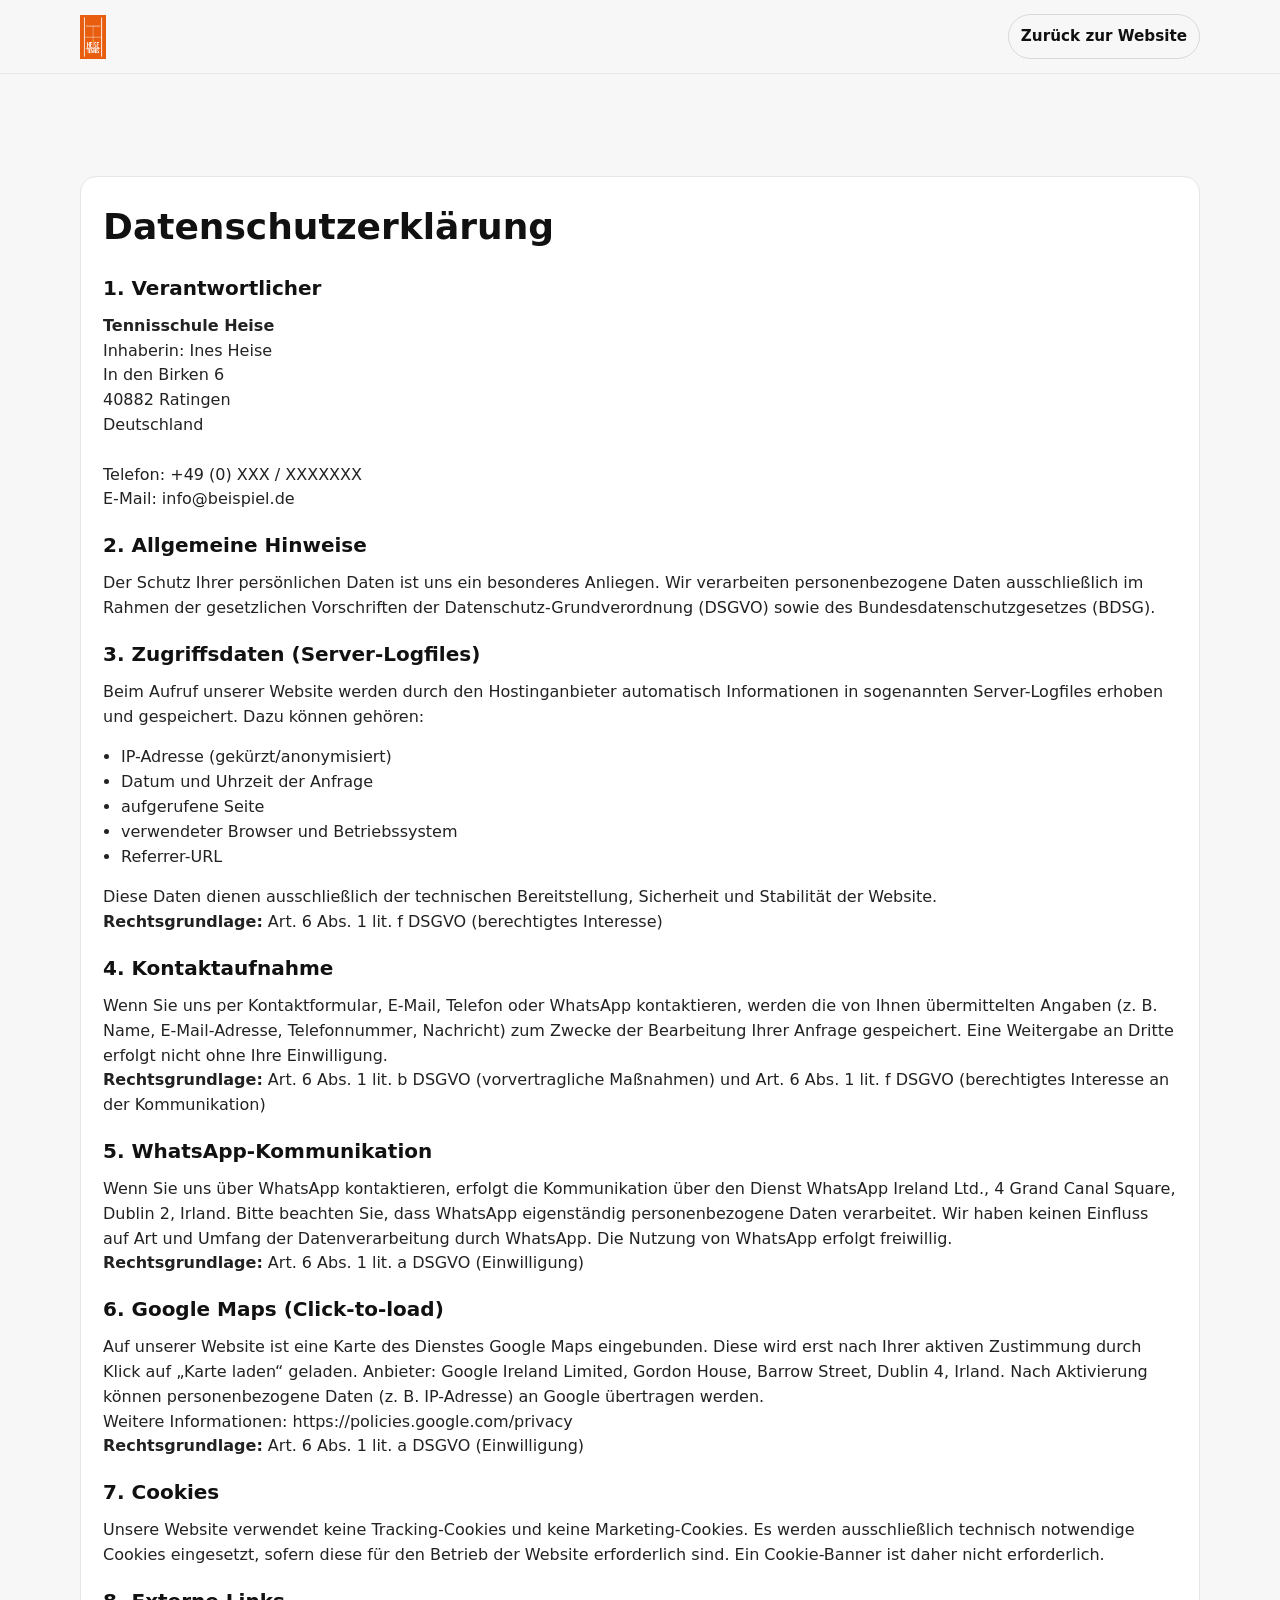
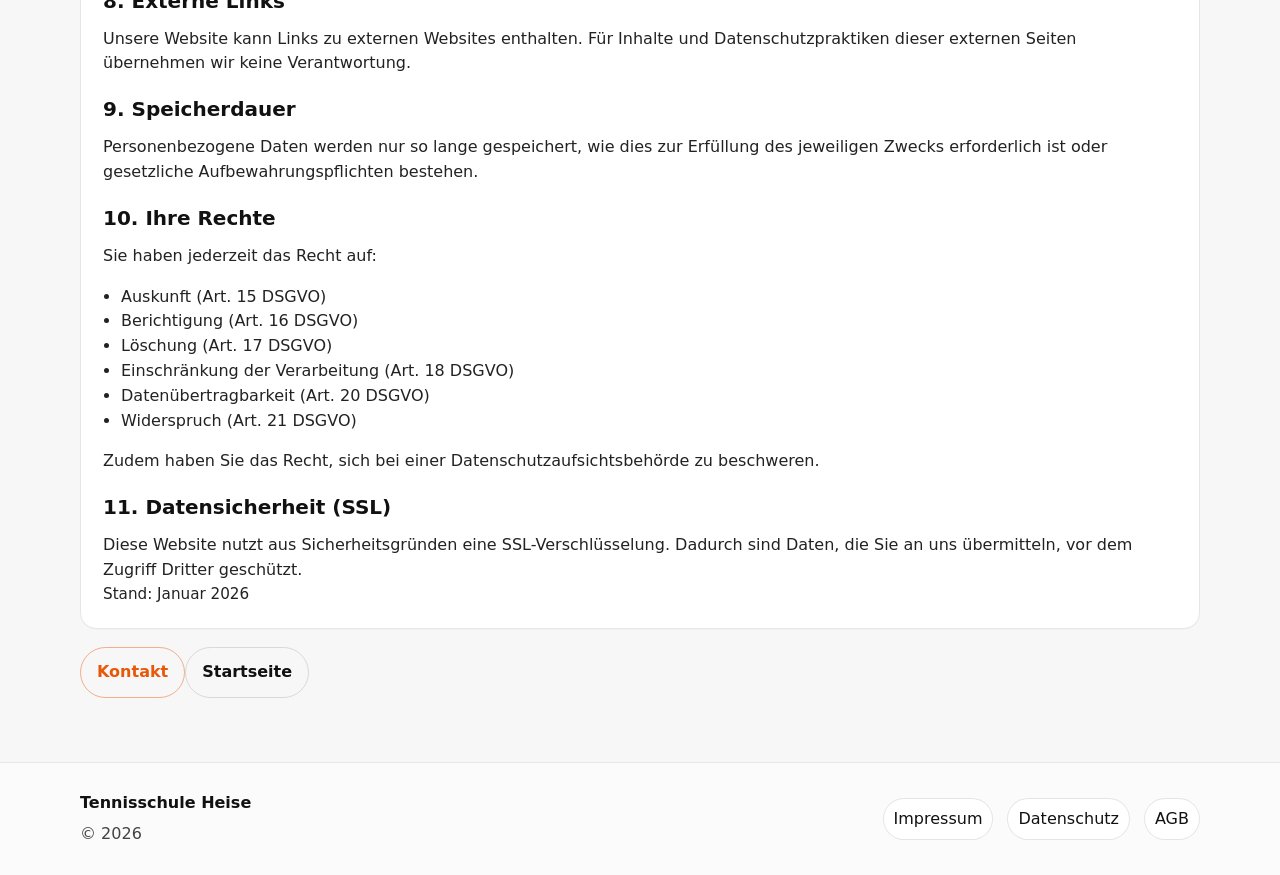
<file: datenschutz.html>
<!doctype html>
<html lang="de">
<head>
  <meta charset="utf-8" />
  <meta name="viewport" content="width=device-width, initial-scale=1" />
  <title>Datenschutzerklärung | Tennisschule Heise</title>
  <meta name="description" content="Datenschutzerklärung der Tennisschule Heise" />
  <link rel="stylesheet" href="styles.css" />
</head>
<body>
  <header class="site-header" id="top">
    <div class="container header-inner">
      <a class="brand" href="index.html" aria-label="Zur Startseite">
        <img class="brand-logo" src="assets/logo.png" alt="Tennisschule Heise Logo" />
      </a>
      <nav class="nav" aria-label="Navigation">
        <a class="btn btn-ghost btn-sm" href="index.html">Zurück zur Website</a>
      </nav>
    </div>
  </header>

  <main class="legal">
    <div class="container">
      <article class="card">
        <h1>Datenschutzerklärung</h1>

        <h2>1. Verantwortlicher</h2>
        <p>
          <strong>Tennisschule Heise</strong><br />
          Inhaberin: Ines Heise<br />
          In den Birken 6<br />
          40882 Ratingen<br />
          Deutschland<br /><br />
          Telefon: +49 (0) XXX / XXXXXXX<br />
          E-Mail: info@beispiel.de
        </p>

        <h2>2. Allgemeine Hinweise</h2>
        <p>
          Der Schutz Ihrer persönlichen Daten ist uns ein besonderes Anliegen. Wir verarbeiten personenbezogene Daten ausschließlich im Rahmen der gesetzlichen Vorschriften
          der Datenschutz-Grundverordnung (DSGVO) sowie des Bundesdatenschutzgesetzes (BDSG).
        </p>

        <h2>3. Zugriffsdaten (Server-Logfiles)</h2>
        <p>
          Beim Aufruf unserer Website werden durch den Hostinganbieter automatisch Informationen in sogenannten Server-Logfiles erhoben und gespeichert. Dazu können gehören:
        </p>
        <ul>
          <li>IP-Adresse (gekürzt/anonymisiert)</li>
          <li>Datum und Uhrzeit der Anfrage</li>
          <li>aufgerufene Seite</li>
          <li>verwendeter Browser und Betriebssystem</li>
          <li>Referrer-URL</li>
        </ul>
        <p>
          Diese Daten dienen ausschließlich der technischen Bereitstellung, Sicherheit und Stabilität der Website.
          <br />
          <strong>Rechtsgrundlage:</strong> Art. 6 Abs. 1 lit. f DSGVO (berechtigtes Interesse)
        </p>

        <h2>4. Kontaktaufnahme</h2>
        <p>
          Wenn Sie uns per Kontaktformular, E-Mail, Telefon oder WhatsApp kontaktieren, werden die von Ihnen übermittelten Angaben (z. B. Name, E-Mail-Adresse, Telefonnummer, Nachricht)
          zum Zwecke der Bearbeitung Ihrer Anfrage gespeichert. Eine Weitergabe an Dritte erfolgt nicht ohne Ihre Einwilligung.
        </p>
        <p>
          <strong>Rechtsgrundlage:</strong> Art. 6 Abs. 1 lit. b DSGVO (vorvertragliche Maßnahmen) und Art. 6 Abs. 1 lit. f DSGVO (berechtigtes Interesse an der Kommunikation)
        </p>

        <h2>5. WhatsApp-Kommunikation</h2>
        <p>
          Wenn Sie uns über WhatsApp kontaktieren, erfolgt die Kommunikation über den Dienst WhatsApp Ireland Ltd., 4 Grand Canal Square, Dublin 2, Irland.
          Bitte beachten Sie, dass WhatsApp eigenständig personenbezogene Daten verarbeitet. Wir haben keinen Einfluss auf Art und Umfang der Datenverarbeitung durch WhatsApp.
          Die Nutzung von WhatsApp erfolgt freiwillig.
        </p>
        <p>
          <strong>Rechtsgrundlage:</strong> Art. 6 Abs. 1 lit. a DSGVO (Einwilligung)
        </p>

        <h2>6. Google Maps (Click-to-load)</h2>
        <p>
          Auf unserer Website ist eine Karte des Dienstes Google Maps eingebunden. Diese wird erst nach Ihrer aktiven Zustimmung durch Klick auf „Karte laden“ geladen.
          Anbieter: Google Ireland Limited, Gordon House, Barrow Street, Dublin 4, Irland.
          Nach Aktivierung können personenbezogene Daten (z. B. IP-Adresse) an Google übertragen werden.
        </p>
        <p>
          Weitere Informationen: https://policies.google.com/privacy
          <br />
          <strong>Rechtsgrundlage:</strong> Art. 6 Abs. 1 lit. a DSGVO (Einwilligung)
        </p>

        <h2>7. Cookies</h2>
        <p>
          Unsere Website verwendet keine Tracking-Cookies und keine Marketing-Cookies. Es werden ausschließlich technisch notwendige Cookies eingesetzt, sofern diese für den Betrieb
          der Website erforderlich sind. Ein Cookie-Banner ist daher nicht erforderlich.
        </p>

        <h2>8. Externe Links</h2>
        <p>
          Unsere Website kann Links zu externen Websites enthalten. Für Inhalte und Datenschutzpraktiken dieser externen Seiten übernehmen wir keine Verantwortung.
        </p>

        <h2>9. Speicherdauer</h2>
        <p>
          Personenbezogene Daten werden nur so lange gespeichert, wie dies zur Erfüllung des jeweiligen Zwecks erforderlich ist oder gesetzliche Aufbewahrungspflichten bestehen.
        </p>

        <h2>10. Ihre Rechte</h2>
        <p>Sie haben jederzeit das Recht auf:</p>
        <ul>
          <li>Auskunft (Art. 15 DSGVO)</li>
          <li>Berichtigung (Art. 16 DSGVO)</li>
          <li>Löschung (Art. 17 DSGVO)</li>
          <li>Einschränkung der Verarbeitung (Art. 18 DSGVO)</li>
          <li>Datenübertragbarkeit (Art. 20 DSGVO)</li>
          <li>Widerspruch (Art. 21 DSGVO)</li>
        </ul>
        <p>
          Zudem haben Sie das Recht, sich bei einer Datenschutzaufsichtsbehörde zu beschweren.
        </p>

        <h2>11. Datensicherheit (SSL)</h2>
        <p>
          Diese Website nutzt aus Sicherheitsgründen eine SSL-Verschlüsselung. Dadurch sind Daten, die Sie an uns übermitteln, vor dem Zugriff Dritter geschützt.
        </p>

        <p class="fineprint">Stand: Januar 2026</p>
      </article>

      <div class="section-cta">
        <a class="btn btn-outline" href="index.html#kontakt">Kontakt</a>
        <a class="btn btn-ghost" href="index.html">Startseite</a>
      </div>
    </div>
  </main>

  <footer class="footer">
    <div class="container footer-inner">
      <div class="footer-left">
        <div class="footer-brand">Tennisschule Heise</div>
        <div class="footer-note">© <span id="year"></span></div>
      </div>
      <div class="footer-links">
        <a href="impressum.html">Impressum</a>
        <a href="datenschutz.html">Datenschutz</a>
        <a href="agb.html">AGB</a>
      </div>
    </div>
  </footer>

  <script>
    document.getElementById("year").textContent = new Date().getFullYear();
  </script>
</body>
</html>
</file>
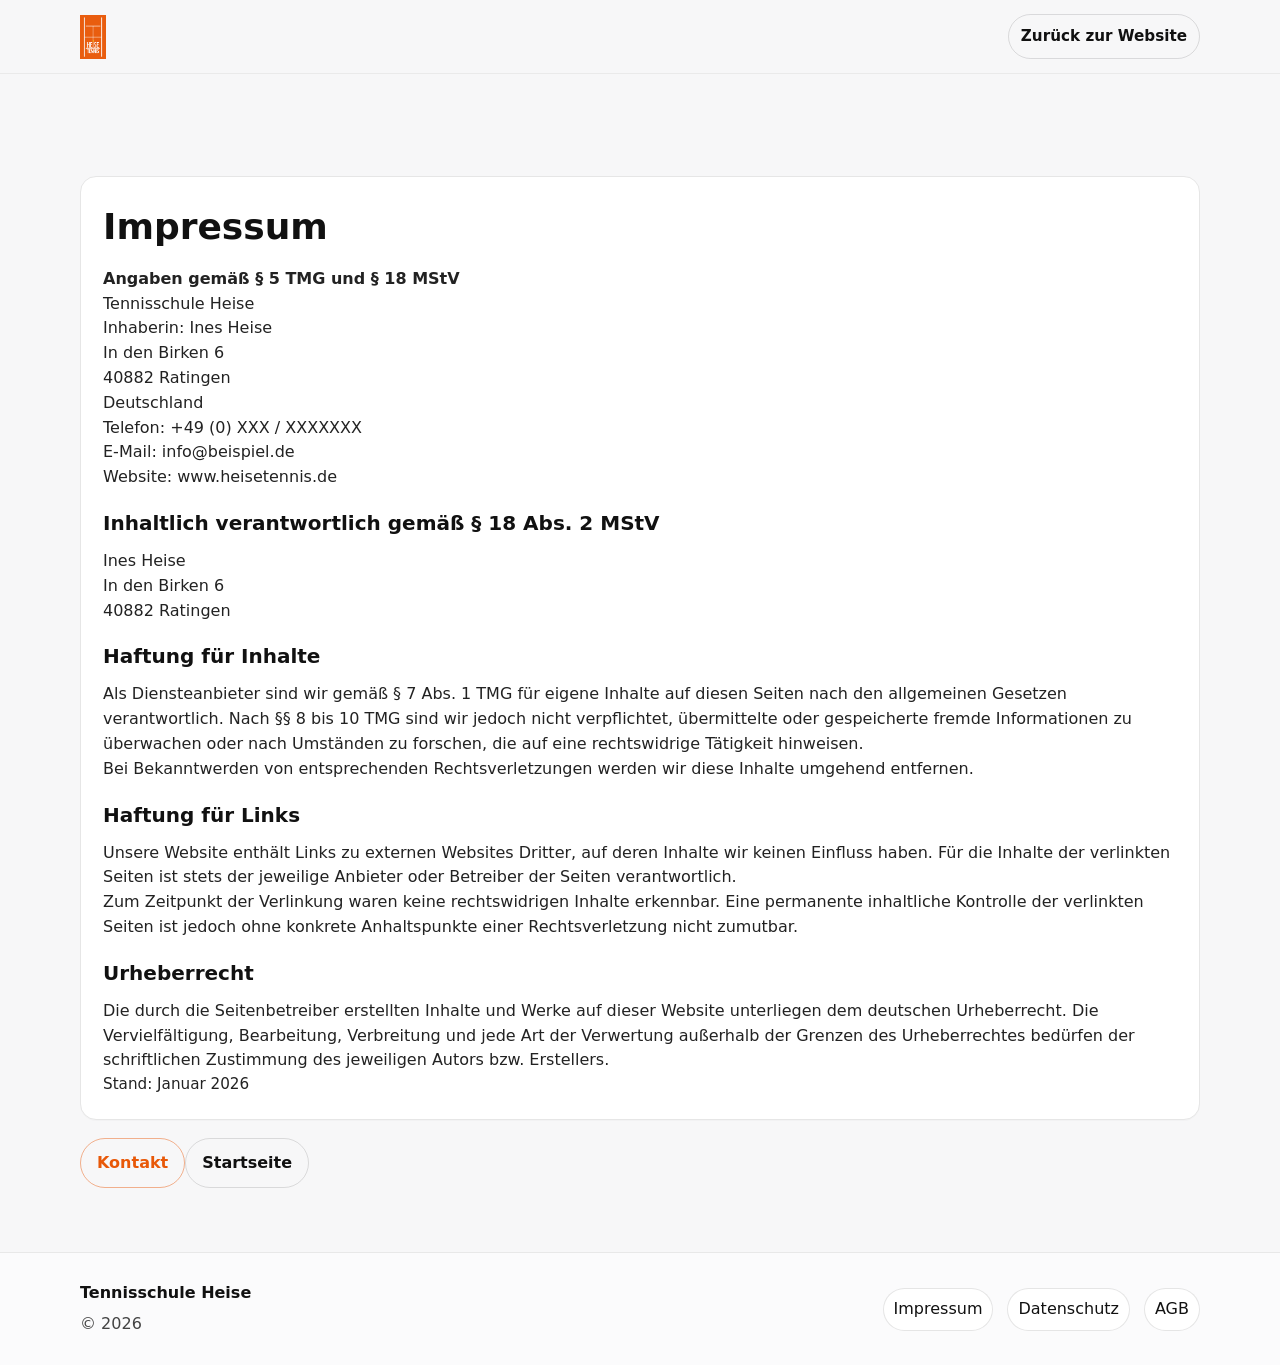
<file: Impressum.html>
<!doctype html>
<html lang="de">
<head>
  <meta charset="utf-8" />
  <meta name="viewport" content="width=device-width, initial-scale=1" />
  <title>Impressum | Tennisschule Heise</title>
  <meta name="description" content="Impressum der Tennisschule Heise" />
  <link rel="stylesheet" href="styles.css" />
</head>
<body>
  <header class="site-header" id="top">
    <div class="container header-inner">
      <a class="brand" href="index.html" aria-label="Zur Startseite">
        <img class="brand-logo" src="assets/logo.png" alt="Tennisschule Heise Logo" />
      </a>
      <nav class="nav" aria-label="Navigation">
        <a class="btn btn-ghost btn-sm" href="index.html">Zurück zur Website</a>
      </nav>
    </div>
  </header>

  <main class="legal">
    <div class="container">
      <article class="card">
        <h1>Impressum</h1>

        <p><strong>Angaben gemäß § 5 TMG und § 18 MStV</strong></p>
        <p>
          Tennisschule Heise<br />
          Inhaberin: Ines Heise<br />
          In den Birken 6<br />
          40882 Ratingen<br />
          Deutschland
        </p>

        <p>
          Telefon: +49 (0) XXX / XXXXXXX<br />
          E-Mail: info@beispiel.de<br />
          Website: www.heisetennis.de
        </p>

        <h2>Inhaltlich verantwortlich gemäß § 18 Abs. 2 MStV</h2>
        <p>
          Ines Heise<br />
          In den Birken 6<br />
          40882 Ratingen
        </p>

        <h2>Haftung für Inhalte</h2>
        <p>
          Als Diensteanbieter sind wir gemäß § 7 Abs. 1 TMG für eigene Inhalte auf diesen Seiten nach den allgemeinen Gesetzen verantwortlich.
          Nach §§ 8 bis 10 TMG sind wir jedoch nicht verpflichtet, übermittelte oder gespeicherte fremde Informationen zu überwachen oder nach Umständen zu forschen,
          die auf eine rechtswidrige Tätigkeit hinweisen.
        </p>
        <p>
          Bei Bekanntwerden von entsprechenden Rechtsverletzungen werden wir diese Inhalte umgehend entfernen.
        </p>

        <h2>Haftung für Links</h2>
        <p>
          Unsere Website enthält Links zu externen Websites Dritter, auf deren Inhalte wir keinen Einfluss haben.
          Für die Inhalte der verlinkten Seiten ist stets der jeweilige Anbieter oder Betreiber der Seiten verantwortlich.
        </p>
        <p>
          Zum Zeitpunkt der Verlinkung waren keine rechtswidrigen Inhalte erkennbar.
          Eine permanente inhaltliche Kontrolle der verlinkten Seiten ist jedoch ohne konkrete Anhaltspunkte einer Rechtsverletzung nicht zumutbar.
        </p>

        <h2>Urheberrecht</h2>
        <p>
          Die durch die Seitenbetreiber erstellten Inhalte und Werke auf dieser Website unterliegen dem deutschen Urheberrecht.
          Die Vervielfältigung, Bearbeitung, Verbreitung und jede Art der Verwertung außerhalb der Grenzen des Urheberrechtes bedürfen der schriftlichen Zustimmung
          des jeweiligen Autors bzw. Erstellers.
        </p>

        <p class="fineprint">
          Stand: Januar 2026
        </p>
      </article>

      <div class="section-cta">
        <a class="btn btn-outline" href="index.html#kontakt">Kontakt</a>
        <a class="btn btn-ghost" href="index.html">Startseite</a>
      </div>
    </div>
  </main>

  <footer class="footer">
    <div class="container footer-inner">
      <div class="footer-left">
        <div class="footer-brand">Tennisschule Heise</div>
        <div class="footer-note">© <span id="year"></span></div>
      </div>
      <div class="footer-links">
        <a href="impressum.html">Impressum</a>
        <a href="datenschutz.html">Datenschutz</a>
        <a href="agb.html">AGB</a>
      </div>
    </div>
  </footer>

  <script>
    document.getElementById("year").textContent = new Date().getFullYear();
  </script>
</body>
</html>
</file>
<file: styles.css>
:root{
  --bg: #F7F7F8;
  --surface: #FFFFFF;
  --text: #111111;
  --muted: #2B2B2B;
  --line: #E6E6E6;
  --accent: #E85808;
  --accent-hover: #CC4E07;

  --radius: 16px;
  --shadow: 0 10px 30px rgba(0,0,0,.06);
  --shadow-soft: 0 8px 20px rgba(0,0,0,.05);

  --container: 1120px;
  --header-h: 74px;
}

*{ box-sizing: border-box; }
html{ scroll-behavior: smooth; }
body{
  margin:0;
  font-family: ui-sans-serif, system-ui, -apple-system, Segoe UI, Roboto, Helvetica, Arial, "Apple Color Emoji","Segoe UI Emoji";
  color: var(--text);
  background: var(--bg);
  line-height: 1.55;
}

a{ color: inherit; text-decoration: none; }
a:hover{ text-decoration: underline; text-underline-offset: 3px; }

.container{
  width: min(var(--container), calc(100% - 40px));
  margin: 0 auto;
}

.skip-link{
  position:absolute;
  left:-999px;
  top:auto;
  width:1px;height:1px;
  overflow:hidden;
}
.skip-link:focus{
  left: 16px;
  top: 16px;
  width:auto;height:auto;
  padding: 10px 12px;
  background: var(--surface);
  border: 1px solid var(--line);
  border-radius: 10px;
  z-index: 1000;
}

.site-header{
  position: sticky;
  top: 0;
  z-index: 999;
  background: rgba(247,247,248,.86);
  backdrop-filter: blur(10px);
  border-bottom: 1px solid rgba(230,230,230,.75);
  height: var(--header-h);
  display:flex;
  align-items:center;
  transition: box-shadow .2s ease;
}
.site-header.is-scrolled{
  box-shadow: var(--shadow-soft);
}

.header-inner{
  display:flex;
  align-items:center;
  justify-content: space-between;
  gap: 18px;
}

.brand{
  display:flex;
  align-items:center;
  gap: 10px;
}
.brand-logo{
  height: 44px;
  width: auto;
  display:block;
}

.nav{ display:flex; align-items:center; }
.nav-toggle{
  display:none;
  border: 1px solid var(--line);
  background: var(--surface);
  padding: 10px 12px;
  border-radius: 12px;
  cursor:pointer;
}

.nav-list{
  list-style:none;
  display:flex;
  align-items:center;
  gap: 14px;
  margin:0;
  padding:0;
}
.nav-link{
  display:inline-flex;
  align-items:center;
  padding: 10px 10px;
  border-radius: 999px;
  color: #1a1a1a;
  font-weight: 520;
  text-decoration:none;
  transition: background .15s ease, color .15s ease, box-shadow .15s ease;
}
.nav-link:hover{
  background: rgba(0,0,0,.04);
  text-decoration:none;
}
.nav-link.is-active{
  background: rgba(232,88,8,.10);
  color: var(--accent);
  box-shadow: inset 0 0 0 1px rgba(232,88,8,.25);
}

.nav-cta{ margin-left: 4px; }

/* HERO: passt in den Screen, Logo bleibt IMMER proportional */
.hero{
  min-height: calc(100vh - var(--header-h));
  padding: 18px 0 22px;
  display: flex;
  align-items: center;
}
.hero-inner{
  text-align:center;
  display:flex;
  flex-direction:column;
  align-items:center;
  gap: 10px;
  max-width: 900px;
  margin: 0 auto;
}

/* WICHTIG: Höhe steuern, Breite automatisch -> kein Verzerren */
.hero-logo{
  height: clamp(170px, 34vh, 320px);
  width: auto;
  max-width: 80vw;
  display:block;
  filter: drop-shadow(0 16px 28px rgba(0,0,0,.10));
}

.hero-title{
  margin: 2px 0 0;
  font-size: clamp(24px, 3.2vw, 40px);
  line-height: 1.1;
}
.hero-subtitle{
  max-width: 760px;
  margin:0;
  color: #2a2a2a;
  font-size: 1rem;
}
.hero-actions{
  margin-top: 6px;
  display:flex;
  flex-wrap:wrap;
  justify-content:center;
  gap: 12px;
}

.section{
  padding: 68px 0;
  scroll-margin-top: calc(var(--header-h) + 18px);
}
.section-head{
  max-width: 900px;
  margin-bottom: 22px;
}
.section-head h2{
  margin:0 0 10px;
  font-size: clamp(22px, 2.4vw, 30px);
}
.section-head p{
  margin: 0 0 10px;
  color: #2b2b2b;
}

.grid{ display:grid; gap: 16px; }
.grid.two{ grid-template-columns: repeat(2, minmax(0, 1fr)); }
.cards{ grid-template-columns: repeat(3, minmax(0, 1fr)); }

.card{
  background: var(--surface);
  border: 1px solid var(--line);
  border-radius: var(--radius);
  padding: 18px;
  box-shadow: 0 1px 0 rgba(0,0,0,.02);
}
.card h3{ margin: 0 0 8px; }
.card p{ margin: 0; color: #333; }

.link-card{
  display:block;
  cursor: default;
}
.link-card[aria-disabled="true"]{
  opacity: .85;
}

.section-cta{
  margin-top: 18px;
  display:flex;
  justify-content:flex-start;
}

.btn{
  display:inline-flex;
  align-items:center;
  justify-content:center;
  gap: 8px;
  border-radius: 999px;
  padding: 12px 16px;
  font-weight: 650;
  border: 1px solid transparent;
  cursor: pointer;
  text-decoration:none;
  transition: transform .05s ease, background .15s ease, border-color .15s ease, color .15s ease;
  user-select:none;
}
.btn:active{ transform: translateY(1px); }
.btn-primary{
  background: var(--accent);
  color: #fff;
}
.btn-primary:hover{
  background: var(--accent-hover);
  text-decoration:none;
}
.btn-outline{
  background: transparent;
  border-color: rgba(232,88,8,.45);
  color: var(--accent);
}
.btn-outline:hover{
  background: rgba(232,88,8,.08);
  text-decoration:none;
}
.btn-ghost{
  background: transparent;
  border-color: rgba(0,0,0,.12);
  color: #111;
}
.btn-ghost:hover{
  background: rgba(0,0,0,.04);
  text-decoration:none;
}
.btn-sm{ padding: 10px 12px; font-size: .95rem; }

.muted{ color: #3a3a3a; }
.mt-md{ margin-top: 12px; }
.mt-lg{ margin-top: 18px; }

.camp-grid{
  grid-template-columns: repeat(3, minmax(0, 1fr));
}
.camp-card{
  text-align:left;
  background: var(--surface);
  border: 1px solid var(--line);
  border-radius: var(--radius);
  padding: 18px;
  box-shadow: 0 1px 0 rgba(0,0,0,.02);
  cursor:pointer;
  transition: box-shadow .15s ease, transform .08s ease, border-color .15s ease;
}
.camp-card:hover{
  transform: translateY(-1px);
  box-shadow: var(--shadow-soft);
  border-color: rgba(232,88,8,.25);
}
.camp-card-top{
  display:flex;
  justify-content:space-between;
  align-items:center;
  gap: 10px;
  margin-bottom: 10px;
}
.badge{
  display:inline-flex;
  padding: 6px 10px;
  border-radius: 999px;
  background: rgba(232,88,8,.10);
  color: var(--accent);
  font-weight: 750;
  font-size: .9rem;
}
.pill{
  display:inline-flex;
  padding: 6px 10px;
  border-radius: 999px;
  background: rgba(0,0,0,.04);
  color: #333;
  font-weight: 650;
  font-size: .9rem;
}
.camp-card h3{ margin:0 0 6px; font-size: 1.05rem; }
.camp-card p{ margin:0 0 10px; color: #333; }
.camp-card-link{ color: var(--accent); font-weight: 700; }

.camp-details{
  margin-top: 18px;
}
.camp-panel{
  background: var(--surface);
  border: 1px solid var(--line);
  border-radius: var(--radius);
  padding: 18px;
  box-shadow: 0 1px 0 rgba(0,0,0,.02);
}
.camp-panel-head h3{ margin: 0 0 4px; }
.camp-panel-head p{ margin: 0; }

.info-box{
  background: rgba(0,0,0,.02);
  border: 1px solid rgba(0,0,0,.06);
  border-radius: 14px;
  padding: 14px;
}
.info-box h4{ margin: 0 0 8px; }
.info-box ul{ margin: 0; padding-left: 18px; }
.info-box li{ margin: 6px 0; }

.price-row{
  margin-top: 14px;
  display:flex;
  align-items:center;
  justify-content: space-between;
  gap: 14px;
  flex-wrap:wrap;
}
.price-box{
  flex: 1 1 420px;
  background: rgba(232,88,8,.06);
  border: 1px solid rgba(232,88,8,.18);
  border-radius: 14px;
  padding: 14px;
}
.price-box h4{ margin: 0 0 6px; }

.summer-grid{
  grid-template-columns: repeat(2, minmax(0, 1fr));
}
.subcard{
  background: rgba(0,0,0,.02);
  border: 1px solid rgba(0,0,0,.06);
  border-radius: 14px;
  padding: 14px;
}
.subcard h4{ margin:0 0 6px; }
.subcard ul{ margin: 0; padding-left: 18px; }
.subcard li{ margin: 6px 0; }

.fineprint{
  margin-top: 12px;
  color: #444;
  font-size: .95rem;
}

.profile{
  display:grid;
  grid-template-columns: 300px 1fr;
  gap: 18px;
  align-items:start;
}
.profile-photo{
  background: var(--surface);
  border: 1px dashed rgba(0,0,0,.20);
  border-radius: var(--radius);
  height: 360px;
  display:flex;
  align-items:center;
  justify-content:center;
  color: #555;
  box-shadow: 0 1px 0 rgba(0,0,0,.02);
}
.profile-content h3{ margin: 0 0 10px; }

.stats{
  grid-template-columns: repeat(2, minmax(0, 1fr));
}
.stat{
  background: rgba(0,0,0,.02);
  border: 1px solid rgba(0,0,0,.06);
  border-radius: 14px;
  padding: 14px;
}
.stat-label{ color:#444; font-size:.95rem; }
.stat-value{ font-weight: 800; margin-top: 6px; }

.timeline{
  background: rgba(0,0,0,.02);
  border: 1px solid rgba(0,0,0,.06);
  border-radius: 14px;
  padding: 14px;
}
.tl-item{ margin: 10px 0; color: #222; }
.tl-year{
  display:inline-block;
  min-width: 62px;
  font-weight: 900;
  color: var(--accent);
}

.chips{
  display:flex;
  flex-wrap:wrap;
  gap: 10px;
}
.chip{
  display:inline-flex;
  padding: 8px 12px;
  background: rgba(0,0,0,.04);
  border: 1px solid rgba(0,0,0,.08);
  border-radius: 999px;
  font-weight: 650;
  color: #333;
}

.map-box{
  background: var(--surface);
  border: 1px solid var(--line);
  border-radius: var(--radius);
  overflow:hidden;
  min-height: 320px;
  display:flex;
}
.map-placeholder{
  padding: 18px;
  display:flex;
  flex-direction:column;
  gap: 12px;
  justify-content:center;
  align-items:flex-start;
}
.map-embed{
  width:100%;
  min-height: 320px;
}
.map-embed iframe{
  width:100%;
  height: 100%;
  border:0;
  display:block;
}

.contact-grid{
  grid-template-columns: repeat(3, minmax(0, 1fr));
}
.contact-card{
  background: var(--surface);
  border: 1px solid var(--line);
  border-radius: var(--radius);
  padding: 16px;
  box-shadow: 0 1px 0 rgba(0,0,0,.02);
  transition: box-shadow .15s ease, transform .08s ease;
}
.contact-card:hover{
  transform: translateY(-1px);
  box-shadow: var(--shadow-soft);
  text-decoration:none;
}
.contact-title{ color:#444; font-weight: 700; }
.contact-value{ margin-top: 6px; font-weight: 800; }

.form-wrap{
  margin-top: 18px;
  background: var(--surface);
  border: 1px solid var(--line);
  border-radius: var(--radius);
  padding: 18px;
  box-shadow: 0 1px 0 rgba(0,0,0,.02);
}
.form{
  display:flex;
  flex-direction:column;
  gap: 14px;
  margin-top: 12px;
}
label{
  display:flex;
  flex-direction:column;
  gap: 8px;
  font-weight: 700;
}
input, select, textarea{
  font: inherit;
  padding: 12px 12px;
  border-radius: 12px;
  border: 1px solid rgba(0,0,0,.14);
  background: #fff;
}
textarea{ resize: vertical; }
input:focus, select:focus, textarea:focus{
  outline: none;
  border-color: rgba(232,88,8,.55);
  box-shadow: 0 0 0 4px rgba(232,88,8,.14);
}
.form-footer{
  display:flex;
  align-items:flex-start;
  gap: 14px;
  flex-wrap:wrap;
}
.form-footer .fineprint{
  margin: 0;
  flex: 1 1 520px;
}

.footer{
  padding: 28px 0;
  border-top: 1px solid rgba(230,230,230,.9);
  background: rgba(255,255,255,.60);
}
.footer-inner{
  display:flex;
  align-items:center;
  justify-content: space-between;
  gap: 14px;
  flex-wrap:wrap;
}
.footer-brand{ font-weight: 900; }
.footer-note{ color:#444; margin-top: 6px; }
.footer-links{
  display:flex;
  gap: 14px;
  flex-wrap:wrap;
}
.footer-links a{
  padding: 8px 10px;
  border-radius: 999px;
  border: 1px solid rgba(0,0,0,.10);
  background: rgba(255,255,255,.9);
}
.footer-links a:hover{
  text-decoration:none;
  border-color: rgba(232,88,8,.25);
  box-shadow: 0 8px 20px rgba(0,0,0,.05);
}

/* Legal pages */
.legal{
  padding: calc(28px + var(--header-h)) 0 64px;
}
.legal .card{
  padding: 22px;
}
.legal h1{ margin: 0 0 12px; font-size: clamp(26px, 3vw, 36px); }
.legal h2{ margin: 18px 0 10px; font-size: 1.25rem; }
.legal p, .legal li{ color:#222; }
.legal ul{ padding-left: 18px; }

/* Responsive */
@media (max-width: 980px){
  .cards{ grid-template-columns: repeat(2, minmax(0, 1fr)); }
  .camp-grid{ grid-template-columns: 1fr; }
  .profile{ grid-template-columns: 1fr; }
  .profile-photo{ height: 260px; }
  .contact-grid{ grid-template-columns: 1fr; }
}

@media (max-width: 760px){
  :root{ --header-h: 68px; }
  .grid.two{ grid-template-columns: 1fr; }
  .summer-grid{ grid-template-columns: 1fr; }

  .hero{ padding: 14px 0 18px; }
  .hero-logo{
    height: clamp(140px, 30vh, 240px);
    width: auto;
    max-width: 86vw;
  }
  .hero-actions{ gap: 10px; }

  .nav-toggle{ display:inline-flex; }
  .nav-list{
    position:absolute;
    right: 20px;
    top: calc(var(--header-h) - 6px);
    flex-direction:column;
    align-items:stretch;
    gap: 8px;
    padding: 12px;
    background: var(--surface);
    border: 1px solid var(--line);
    border-radius: 16px;
    box-shadow: var(--shadow);
    width: min(360px, calc(100vw - 40px));
    display:none;
  }
  .nav-list.is-open{ display:flex; }
  .nav-cta{ margin-left: 0; }
  .nav-link{ justify-content:flex-start; }
}
</file>
